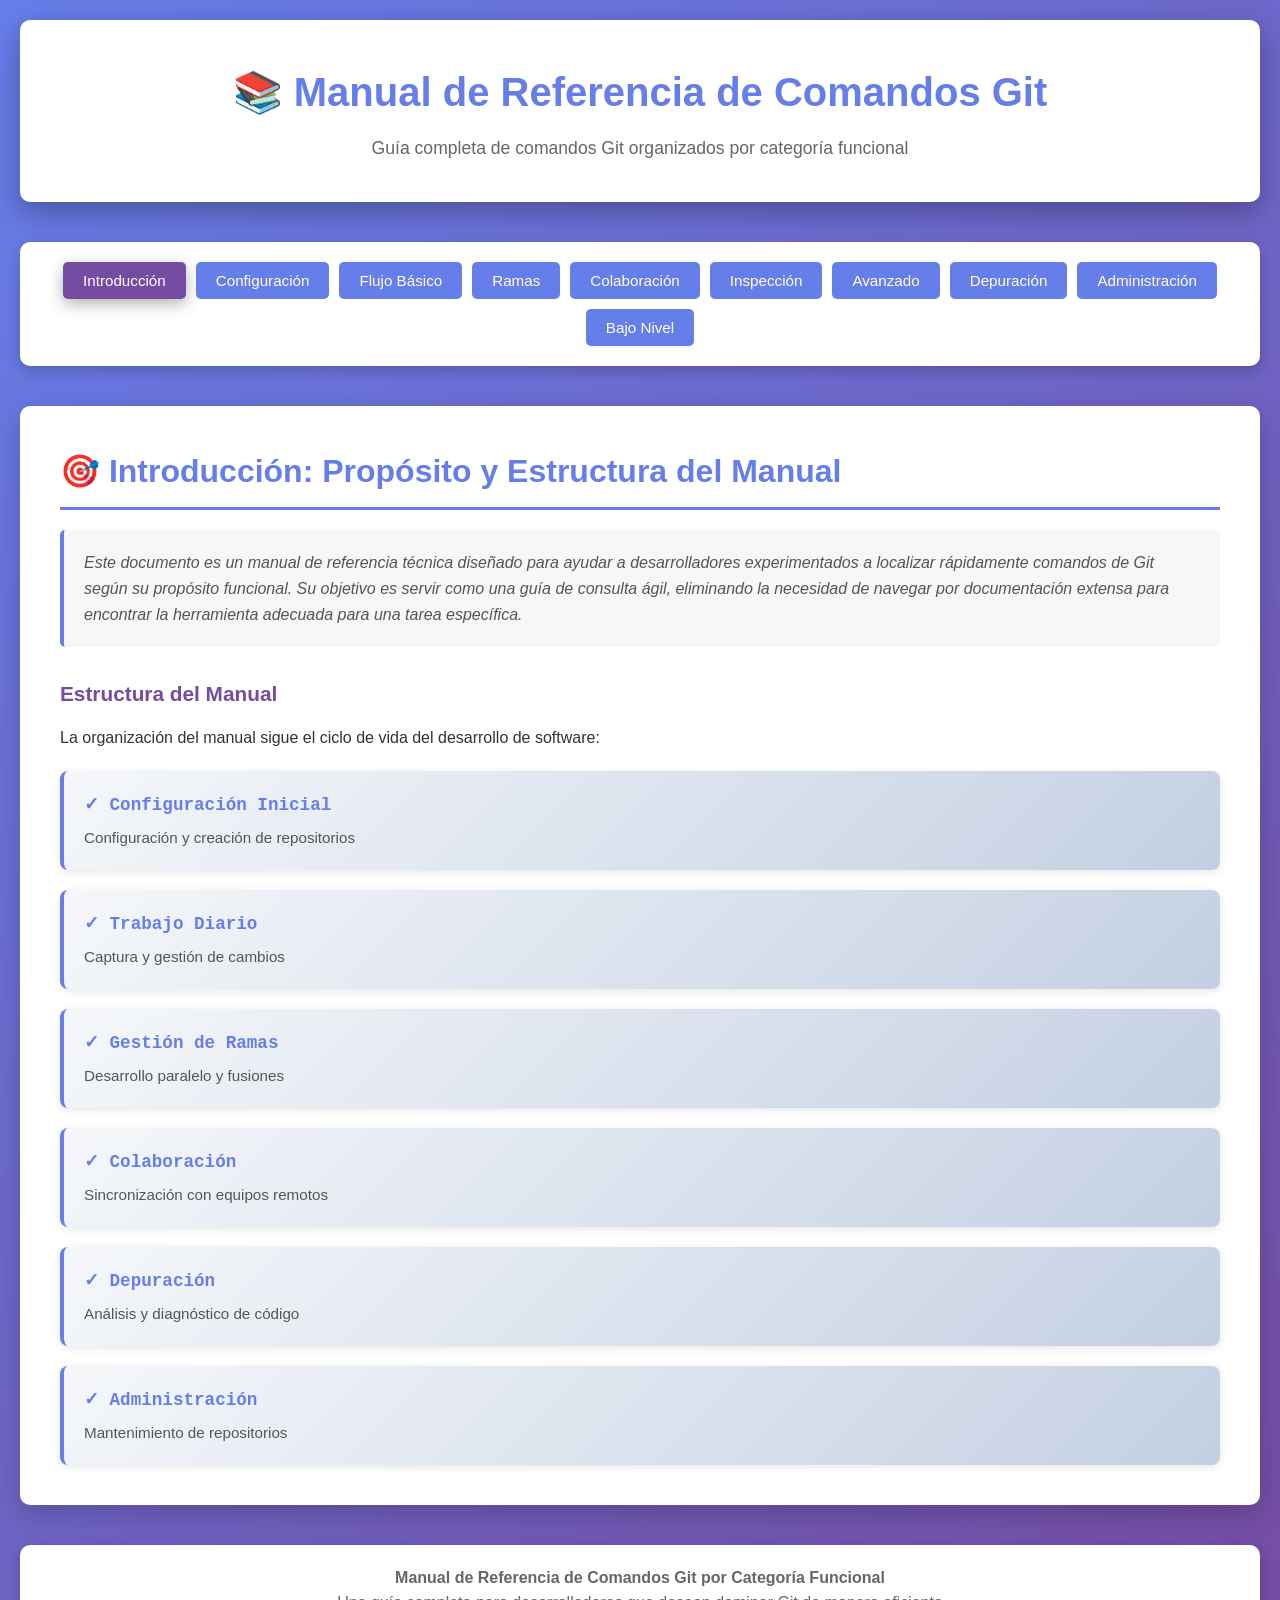
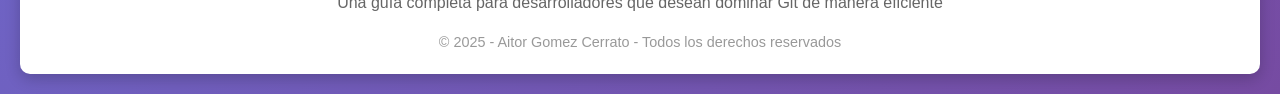
<file: index.html>
<!DOCTYPE html>
<html lang="es">
<head>
    <meta charset="UTF-8">
    <meta name="viewport" content="width=device-width, initial-scale=1.0">
    <title>Manual de Referencia de Comandos Git</title>
    <link rel="stylesheet" href="estilo.css">
</head>
<body>
    <div class="container">
        <header>
            <h1>📚 Manual de Referencia de Comandos Git</h1>
            <p>Guía completa de comandos Git organizados por categoría funcional</p>
        </header>

        <div class="nav-menu">
            <button class="nav-btn active" data-section="intro">Introducción</button>
            <button class="nav-btn" data-section="config">Configuración</button>
            <button class="nav-btn" data-section="workflow">Flujo Básico</button>
            <button class="nav-btn" data-section="branches">Ramas</button>
            <button class="nav-btn" data-section="collaboration">Colaboración</button>
            <button class="nav-btn" data-section="inspection">Inspección</button>
            <button class="nav-btn" data-section="advanced">Avanzado</button>
            <button class="nav-btn" data-section="debug">Depuración</button>
            <button class="nav-btn" data-section="admin">Administración</button>
            <button class="nav-btn" data-section="plumbing">Bajo Nivel</button>
        </div>

        <!-- Sección Introducción -->
        <div id="intro" class="section active">
            <h2>🎯 Introducción: Propósito y Estructura del Manual</h2>
            <div class="section-intro">
                Este documento es un manual de referencia técnica diseñado para ayudar a desarrolladores experimentados a localizar rápidamente comandos de Git según su propósito funcional. Su objetivo es servir como una guía de consulta ágil, eliminando la necesidad de navegar por documentación extensa para encontrar la herramienta adecuada para una tarea específica.
            </div>
            <h3>Estructura del Manual</h3>
            <p>La organización del manual sigue el ciclo de vida del desarrollo de software:</p>
            <div class="commands-grid" style="grid-template-columns: 1fr;">
                <div class="command-card">
                    <div class="command-name">✓ Configuración Inicial</div>
                    <div class="command-desc">Configuración y creación de repositorios</div>
                </div>
                <div class="command-card">
                    <div class="command-name">✓ Trabajo Diario</div>
                    <div class="command-desc">Captura y gestión de cambios</div>
                </div>
                <div class="command-card">
                    <div class="command-name">✓ Gestión de Ramas</div>
                    <div class="command-desc">Desarrollo paralelo y fusiones</div>
                </div>
                <div class="command-card">
                    <div class="command-name">✓ Colaboración</div>
                    <div class="command-desc">Sincronización con equipos remotos</div>
                </div>
                <div class="command-card">
                    <div class="command-name">✓ Depuración</div>
                    <div class="command-desc">Análisis y diagnóstico de código</div>
                </div>
                <div class="command-card">
                    <div class="command-name">✓ Administración</div>
                    <div class="command-desc">Mantenimiento de repositorios</div>
                </div>
            </div>
        </div>

        <!-- Sección Configuración -->
        <div id="config" class="section">
            <h2>⚙️ Configuración e Inicialización de Proyectos</h2>
            <div class="section-intro">
                La configuración inicial y la creación de repositorios son el primer paso fundamental en cualquier proyecto gestionado con Git. Un entorno correctamente configurado es crucial para la estabilidad y eficiencia del flujo de trabajo.
            </div>
            <div class="commands-grid">
                <div class="command-card">
                    <div class="command-name">git</div>
                    <div class="command-desc">El ejecutable principal del sistema Git; proporciona acceso a todo el conjunto de comandos.</div>
                </div>
                <div class="command-card">
                    <div class="command-name">git config</div>
                    <div class="command-desc">Gestiona y establece variables de configuración a nivel de sistema, global o local (repositorio).</div>
                </div>
                <div class="command-card">
                    <div class="command-name">git help</div>
                    <div class="command-desc">Muestra la documentación de ayuda para un comando específico de Git.</div>
                </div>
                <div class="command-card">
                    <div class="command-name">git bugreport</div>
                    <div class="command-desc">Recopila información del sistema y del entorno para facilitar la creación de informes de errores.</div>
                </div>
                <div class="command-card">
                    <div class="command-name">Credential helpers</div>
                    <div class="command-desc">Gestiona el almacenamiento seguro de credenciales (usuario/contraseña, tokens) para repositorios remotos.</div>
                </div>
                <div class="command-card">
                    <div class="command-name">git init</div>
                    <div class="command-desc">Crea un nuevo repositorio Git vacío en un directorio existente o en uno nuevo.</div>
                </div>
                <div class="command-card">
                    <div class="command-name">git clone</div>
                    <div class="command-desc">Crea una copia local de un repositorio remoto existente, incluyendo todo su historial de commits y ramas.</div>
                </div>
            </div>
        </div>

        <!-- Sección Flujo Básico -->
        <div id="workflow" class="section">
            <h2>📝 Flujo de Trabajo Básico: Captura de Cambios</h2>
            <div class="section-intro">
                Este conjunto de comandos constituye el núcleo del flujo de trabajo diario en Git. Estos comandos operan principalmente entre el directorio de trabajo, el área de preparación (staging area) y el historial del repositorio.
            </div>
            <div class="commands-grid">
                <div class="command-card">
                    <div class="command-name">git add</div>
                    <div class="command-desc">Añade los cambios de los archivos del directorio de trabajo al área de preparación para el próximo commit.</div>
                </div>
                <div class="command-card">
                    <div class="command-name">git status</div>
                    <div class="command-desc">Muestra el estado de los archivos en el directorio de trabajo y en el área de preparación.</div>
                </div>
                <div class="command-card">
                    <div class="command-name">git commit</div>
                    <div class="command-desc">Registra los cambios preparados (staged) como una nueva instantánea permanente en el historial del proyecto.</div>
                </div>
                <div class="command-card">
                    <div class="command-name">git notes</div>
                    <div class="command-desc">Permite añadir, eliminar o leer notas adjuntas a objetos de commit sin modificar el propio commit.</div>
                </div>
                <div class="command-card">
                    <div class="command-name">git restore</div>
                    <div class="command-desc">Restaura archivos del directorio de trabajo a un estado previo (desde el área de preparación o un commit).</div>
                </div>
                <div class="command-card">
                    <div class="command-name">git reset</div>
                    <div class="command-desc">Mueve el puntero HEAD a un commit especificado, con modos: --soft, --mixed, y --hard.</div>
                </div>
                <div class="command-card">
                    <div class="command-name">git rm</div>
                    <div class="command-desc">Elimina archivos tanto del directorio de trabajo como del área de preparación.</div>
                </div>
                <div class="command-card">
                    <div class="command-name">git mv</div>
                    <div class="command-desc">Mueve o renombra un archivo, directorio o enlace simbólico, actualizando el índice de Git.</div>
                </div>
            </div>
            <h3>Comandos Útiles Adicionales</h3>
            <div class="subsection">
                <h4 style="color: #667eea;">git log --oneline</h4>
                <p>Muestra el historial de commits de forma compacta. Cada línea muestra:</p>
                <ul style="margin-left: 20px; margin-top: 10px;">
                    <li><strong>Hash corto del commit</strong> (7 caracteres)</li>
                    <li><strong>Mensaje del commit</strong></li>
                    <li><strong>Referencias</strong> como HEAD, ramas, tags</li>
                </ul>
            </div>
            <div class="warning">
                <strong>⚠️ git clean:</strong> El comando <span class="highlight">git clean</span> elimina archivos no rastreados (untracked) del directorio de trabajo. ¡PRECAUCIÓN! Este comando elimina archivos permanentemente.
            </div>
        </div>

        <!-- Sección Ramas -->
        <div id="branches" class="section">
            <h2>🌿 Gestión de Ramas y Fusiones</h2>
            <div class="section-intro">
                El modelo de ramificación de Git es un pilar fundamental que permite el desarrollo paralelo, la experimentación segura y la integración controlada de funcionalidades. Los comandos de esta categoría son cruciales para que los equipos trabajen en diferentes características de forma aislada.
            </div>
            <div class="commands-grid">
                <div class="command-card">
                    <div class="command-name">git branch</div>
                    <div class="command-desc">Lista, crea o elimina ramas. Es el comando principal para la administración de las líneas de desarrollo.</div>
                </div>
                <div class="command-card">
                    <div class="command-name">git checkout</div>
                    <div class="command-desc">Comando de doble propósito para cambiar de rama y restaurar archivos. Ahora reemplazado por switch y restore.</div>
                </div>
                <div class="command-card">
                    <div class="command-name">git switch</div>
                    <div class="command-desc">Cambia a una rama especificada, facilitando la navegación entre líneas de desarrollo.</div>
                </div>
                <div class="command-card">
                    <div class="command-name">git merge</div>
                    <div class="command-desc">Fusiona el historial de una o más ramas en la rama actual. Es el método principal para integrar cambios.</div>
                </div>
                <div class="command-card">
                    <div class="command-name">git mergetool</div>
                    <div class="command-desc">Ejecuta herramientas de resolución de conflictos de fusión para ayudar a resolver diferencias complejas.</div>
                </div>
                <div class="command-card">
                    <div class="command-name">git stash</div>
                    <div class="command-desc">Almacena temporalmente los cambios no confirmados para cambiar de rama sin hacer un commit incompleto.</div>
                </div>
                <div class="command-card">
                    <div class="command-name">git tag</div>
                    <div class="command-desc">Crea, lista, elimina o verifica etiquetas firmadas con GPG, usadas para marcar puntos específicos en el historial (e.g., v1.0).</div>
                </div>
                <div class="command-card">
                    <div class="command-name">git worktree</div>
                    <div class="command-desc">Gestiona múltiples directorios de trabajo vinculados a un mismo repositorio, permitiendo trabajar en varias ramas simultáneamente.</div>
                </div>
            </div>
        </div>

        <!-- Sección Colaboración -->
        <div id="collaboration" class="section">
            <h2>🤝 Colaboración: Sincronización con Repositorios Remotos</h2>
            <div class="section-intro">
                La colaboración en equipos distribuidos es una de las fortalezas centrales de Git, y se fundamenta en la capacidad de sincronizar el trabajo entre diferentes repositorios. Los comandos de esta categoría son vitales para la interacción con servidores remotos.
            </div>
            <div class="commands-grid">
                <div class="command-card">
                    <div class="command-name">git fetch</div>
                    <div class="command-desc">Descarga objetos y referencias de otro repositorio, pero no integra los cambios en la rama local.</div>
                </div>
                <div class="command-card">
                    <div class="command-name">git pull</div>
                    <div class="command-desc">Obtiene los cambios de un repositorio remoto y los fusiona (merge) o rebasea (rebase) en la rama local actual.</div>
                </div>
                <div class="command-card">
                    <div class="command-name">git push</div>
                    <div class="command-desc">Sube los commits locales a un repositorio remoto, actualizando las referencias remotas.</div>
                </div>
                <div class="command-card">
                    <div class="command-name">git remote</div>
                    <div class="command-desc">Gestiona el conjunto de repositorios remotos cuyo seguimiento se está realizando (añadir, eliminar, renombrar).</div>
                </div>
                <div class="command-card">
                    <div class="command-name">git submodule</div>
                    <div class="command-desc">Permite gestionar repositorios externos como subdirectorios dentro de otro repositorio, útil para dependencias de proyectos.</div>
                </div>
            </div>
        </div>

        <!-- Sección Inspección -->
        <div id="inspection" class="section">
            <h2>🔍 Inspección y Comparación del Historial</h2>
            <div class="section-intro">
                La capacidad de inspeccionar el historial, comparar versiones y analizar la evolución de un proyecto es fundamental para entender su desarrollo, depurar regresiones y revisar contribuciones.
            </div>
            <div class="commands-grid">
                <div class="command-card">
                    <div class="command-name">git show</div>
                    <div class="command-desc">Muestra varios tipos de objetos de Git (commits, tags, árboles) de forma legible para el usuario.</div>
                </div>
                <div class="command-card">
                    <div class="command-name">git log</div>
                    <div class="command-desc">Muestra el historial de commits, comenzando desde el más reciente.</div>
                </div>
                <div class="command-card">
                    <div class="command-name">git diff</div>
                    <div class="command-desc">Muestra las diferencias entre commits, el área de preparación y el directorio de trabajo.</div>
                </div>
                <div class="command-card">
                    <div class="command-name">git difftool</div>
                    <div class="command-desc">Abre una herramienta de comparación gráfica para visualizar las diferencias mostradas por git diff.</div>
                </div>
                <div class="command-card">
                    <div class="command-name">git range-diff</div>
                    <div class="command-desc">Compara dos rangos de commits para identificar qué cambios son equivalentes y cuáles no.</div>
                </div>
                <div class="command-card">
                    <div class="command-name">git shortlog</div>
                    <div class="command-desc">Resume la salida de git log de una forma agrupada y concisa, ideal para notas de lanzamiento.</div>
                </div>
                <div class="command-card">
                    <div class="command-name">git describe</div>
                    <div class="command-desc">Genera una descripción legible y única para cualquier commit, basada en la etiqueta más cercana.</div>
                </div>
            </div>
        </div>

        <!-- Sección Avanzado -->
        <div id="advanced" class="section">
            <h2>⚡ Manipulación Avanzada de Commits y Aplicación de Parches</h2>
            <div class="section-intro">
                Esta categoría agrupa herramientas avanzadas para la manipulación precisa del historial y la gestión de cambios en forma de parches. Aunque potentes, deben usarse con precaución, especialmente en ramas compartidas, ya que pueden reescribir el historial del proyecto.
            </div>
            <div class="commands-grid">
                <div class="command-card">
                    <div class="command-name">git apply</div>
                    <div class="command-desc">Aplica un parche (patch) a los archivos y/o al área de preparación.</div>
                </div>
                <div class="command-card">
                    <div class="command-name">git cherry-pick</div>
                    <div class="command-desc">Aplica los cambios introducidos por commits existentes de otra rama en la rama actual.</div>
                </div>
                <div class="command-card">
                    <div class="command-name">git rebase</div>
                    <div class="command-desc">Re-aplica una serie de commits sobre una nueva base. Su modo interactivo (-i) es potente para reescribir el historial.</div>
                </div>
                <div class="command-card">
                    <div class="command-name">git revert</div>
                    <div class="command-desc">Crea un nuevo commit que revierte los cambios introducidos por uno o más commits anteriores.</div>
                </div>
            </div>
            <div class="warning">
                <strong>⚠️ Advertencia:</strong> Los comandos de reescritura de historial como <span class="highlight">git rebase</span> y <span class="highlight">git filter-branch</span> pueden causar problemas en ramas compartidas. Úsalos solo en ramas locales.
            </div>
        </div>

        <!-- Sección Depuración -->
        <div id="debug" class="section">
            <h2>🐛 Depuración y Diagnóstico de Código</h2>
            <div class="section-intro">
                Git no solo gestiona el historial de un proyecto, sino que también proporciona potentes utilidades para la depuración y el análisis de código. Estos comandos ayudan a identificar la introducción de errores en el historial, determinar la autoría de cada línea de código y realizar búsquedas de contenido.
            </div>
            <div class="commands-grid">
                <div class="command-card">
                    <div class="command-name">git bisect</div>
                    <div class="command-desc">Realiza una búsqueda binaria en el historial de commits para encontrar rápidamente el commit que introdujo un error.</div>
                </div>
                <div class="command-card">
                    <div class="command-name">git blame</div>
                    <div class="command-desc">Muestra qué revisión y autor modificaron por última vez cada línea de un archivo.</div>
                </div>
                <div class="command-card">
                    <div class="command-name">git grep</div>
                    <div class="command-desc">Realiza una búsqueda de patrones de texto en los archivos rastreados por Git, opcionalmente a través de todo el historial.</div>
                </div>
            </div>
        </div>

        <!-- Sección Administración -->
        <div id="admin" class="section">
            <h2>🛠️ Administración y Mantenimiento del Repositorio</h2>
            <div class="section-intro">
                La administración de un repositorio es clave para mantener su eficiencia, integridad y limpieza a lo largo del tiempo, especialmente en proyectos de larga duración con muchos colaboradores.
            </div>
            <div class="commands-grid">
                <div class="command-card">
                    <div class="command-name">git clean</div>
                    <div class="command-desc">Elimina archivos y directorios no rastreados del directorio de trabajo.</div>
                </div>
                <div class="command-card">
                    <div class="command-name">git gc</div>
                    <div class="command-desc">Ejecuta la recolección de basura (garbage collection), optimizando el repositorio y eliminando objetos innecesarios.</div>
                </div>
                <div class="command-card">
                    <div class="command-name">git fsck</div>
                    <div class="command-desc">Verifica la conectividad y validez de los objetos en la base de datos de Git.</div>
                </div>
                <div class="command-card">
                    <div class="command-name">git reflog</div>
                    <div class="command-desc">Gestiona el registro de referencias (reflog), que almacena el historial de las puntas de las ramas y de HEAD.</div>
                </div>
                <div class="command-card">
                    <div class="command-name">git filter-branch</div>
                    <div class="command-desc">Reescribe el historial. Se recomienda usar git-filter-repo como alternativa más segura y rápida.</div>
                </div>
                <div class="command-card">
                    <div class="command-name">git instaweb</div>
                    <div class="command-desc">Ejecuta instantáneamente un navegador web con una interfaz para el repositorio local.</div>
                </div>
                <div class="command-card">
                    <div class="command-name">git archive</div>
                    <div class="command-desc">Crea un archivo (e.g., zip, tar.gz) con el contenido de un árbol de commits específico.</div>
                </div>
                <div class="command-card">
                    <div class="command-name">git bundle</div>
                    <div class="command-desc">Empaqueta objetos y referencias en un archivo, útil para compartir repositorios sin conexión de red directa.</div>
                </div>
            </div>
        </div>

        <!-- Sección Bajo Nivel -->
        <div id="plumbing" class="section">
            <h2>🔧 Herramientas Avanzadas y de Bajo Nivel (Plumbing)</h2>
            <div class="section-intro">
                Esta categoría final comprende el conjunto de herramientas de bajo nivel de Git, conocidas como "plumbing", que realizan las tareas fundamentales sobre las que se construyen los comandos de alto nivel. Aunque no son de uso diario para la mayoría de los desarrolladores, son fundamentales para la creación de scripts y automatización de flujos de trabajo.
            </div>

            <h3>Comandos de Bajo Nivel (Plumbing)</h3>
            <div class="commands-grid">
                <div class="command-card">
                    <div class="command-name">git cat-file</div>
                    <div class="command-desc">Proporciona el tipo y contenido de los objetos en la base de datos de Git.</div>
                </div>
                <div class="command-card">
                    <div class="command-name">git check-ignore</div>
                    <div class="command-desc">Depura los archivos .gitignore para ver por qué una ruta está siendo ignorada.</div>
                </div>
                <div class="command-card">
                    <div class="command-name">git checkout-index</div>
                    <div class="command-desc">Copia archivos desde el índice al directorio de trabajo.</div>
                </div>
                <div class="command-card">
                    <div class="command-name">git commit-tree</div>
                    <div class="command-desc">Crea un nuevo objeto de commit a partir de un objeto de árbol (tree) dado.</div>
                </div>
                <div class="command-card">
                    <div class="command-name">git count-objects</div>
                    <div class="command-desc">Cuenta el número de objetos desempaquetados y su consumo de disco.</div>
                </div>
                <div class="command-card">
                    <div class="command-name">git diff-index</div>
                    <div class="command-desc">Compara un árbol con el directorio de trabajo o el índice.</div>
                </div>
                <div class="command-card">
                    <div class="command-name">git for-each-ref</div>
                    <div class="command-desc">Itera sobre todas las referencias y ejecuta un comando para cada una.</div>
                </div>
                <div class="command-card">
                    <div class="command-name">git hash-object</div>
                    <div class="command-desc">Calcula el ID de un objeto y opcionalmente lo escribe en la base de datos.</div>
                </div>
                <div class="command-card">
                    <div class="command-name">git ls-files</div>
                    <div class="command-desc">Muestra información sobre los archivos en el índice y en el directorio de trabajo.</div>
                </div>
                <div class="command-card">
                    <div class="command-name">git ls-tree</div>
                    <div class="command-desc">Lista el contenido de un objeto de árbol.</div>
                </div>
                <div class="command-card">
                    <div class="command-name">git merge-base</div>
                    <div class="command-desc">Encuentra el mejor ancestro común entre dos commits para usarlo en una fusión.</div>
                </div>
                <div class="command-card">
                    <div class="command-name">git read-tree</div>
                    <div class="command-desc">Lee la información de un árbol en el índice.</div>
                </div>
                <div class="command-card">
                    <div class="command-name">git rev-list</div>
                    <div class="command-desc">Lista los objetos de commit en orden cronológico inverso.</div>
                </div>
                <div class="command-card">
                    <div class="command-name">git rev-parse</div>
                    <div class="command-desc">Analiza y estandariza los parámetros de revisión.</div>
                </div>
                <div class="command-card">
                    <div class="command-name">git show-ref</div>
                    <div class="command-desc">Lista las referencias en un repositorio local.</div>
                </div>
                <div class="command-card">
                    <div class="command-name">git symbolic-ref</div>
                    <div class="command-desc">Lee, modifica y elimina referencias simbólicas como HEAD.</div>
                </div>
                <div class="command-card">
                    <div class="command-name">git update-index</div>
                    <div class="command-desc">Registra el contenido de archivos en el índice.</div>
                </div>
                <div class="command-card">
                    <div class="command-name">git update-ref</div>
                    <div class="command-desc">Actualiza de forma segura el objeto al que apunta una referencia.</div>
                </div>
                <div class="command-card">
                    <div class="command-name">git verify-pack</div>
                    <div class="command-desc">Valida los archivos de empaquetado (.pack).</div>
                </div>
                <div class="command-card">
                    <div class="command-name">git write-tree</div>
                    <div class="command-desc">Crea un objeto de árbol a partir del contenido del índice actual.</div>
                </div>
            </div>

            <h3>Integración con Correo Electrónico</h3>
            <div class="commands-grid">
                <div class="command-card">
                    <div class="command-name">git am</div>
                    <div class="command-desc">Aplica una serie de parches desde un buzón de correo.</div>
                </div>
                <div class="command-card">
                    <div class="command-name">git imap-send</div>
                    <div class="command-desc">Sube una colección de parches desde una entrada estándar a una carpeta IMAP.</div>
                </div>
                <div class="command-card">
                    <div class="command-name">git format-patch</div>
                    <div class="command-desc">Prepara una serie de commits para ser enviados como parches por correo electrónico.</div>
                </div>
                <div class="command-card">
                    <div class="command-name">git send-email</div>
                    <div class="command-desc">Envía una colección de parches por correo electrónico.</div>
                </div>
                <div class="command-card">
                    <div class="command-name">git request-pull</div>
                    <div class="command-desc">Genera un resumen de los cambios para solicitar su inclusión en otro repositorio.</div>
                </div>
            </div>

            <h3>Sistemas Externos e Integración</h3>
            <div class="commands-grid">
                <div class="command-card">
                    <div class="command-name">git svn</div>
                    <div class="command-desc">Opera como un cliente de Subversion para interactuar con repositorios SVN.</div>
                </div>
                <div class="command-card">
                    <div class="command-name">git fast-import</div>
                    <div class="command-desc">Importa datos de forma masiva desde otro sistema de control de versiones a Git.</div>
                </div>
            </div>

            <h3>Administración de Servidor</h3>
            <div class="commands-grid">
                <div class="command-card">
                    <div class="command-name">git daemon</div>
                    <div class="command-desc">Ejecuta un servidor Git simple para repositorios públicos sin autenticación.</div>
                </div>
                <div class="command-card">
                    <div class="command-name">git update-server-info</div>
                    <div class="command-desc">Actualiza archivos auxiliares necesarios para servir un repositorio a través de protocolos "dumb".</div>
                </div>
            </div>

            <div class="info-box">
                <strong>ℹ️ Nota:</strong> Los comandos de bajo nivel son herramientas poderosas para la automatización y scripting, pero requieren un profundo entendimiento de la arquitectura interna de Git. Úsalos con cuidado.
            </div>
        </div>

        <footer>
            <p><strong>Manual de Referencia de Comandos Git por Categoría Funcional</strong></p>
            <p>Una guía completa para desarrolladores que desean dominar Git de manera eficiente</p>
            <p style="margin-top: 15px; font-size: 0.9em; color: #999;">© 2025 - Aitor Gomez Cerrato - Todos los derechos reservados</p>
        </footer>
    </div>

    <script>
        // Funcionalidad de navegación
        const navButtons = document.querySelectorAll('.nav-btn');
        const sections = document.querySelectorAll('.section');

        navButtons.forEach(button => {
            button.addEventListener('click', () => {
                // Remover clase active de todos los botones
                navButtons.forEach(btn => btn.classList.remove('active'));
                // Remover clase active de todas las secciones
                sections.forEach(section => section.classList.remove('active'));

                // Añadir clase active al botón clickeado
                button.classList.add('active');

                // Mostrar la sección correspondiente
                const sectionId = button.getAttribute('data-section');
                const section = document.getElementById(sectionId);
                if (section) {
                    section.classList.add('active');
                }
            });
        });

        // Hacer scroll suave hacia la sección
        document.addEventListener('DOMContentLoaded', () => {
            const hash = window.location.hash.slice(1);
            if (hash) {
                const button = document.querySelector(`[data-section="${hash}"]`);
                if (button) {
                    button.click();
                }
            }
        });
    </script>
</body>
</html>
</file>
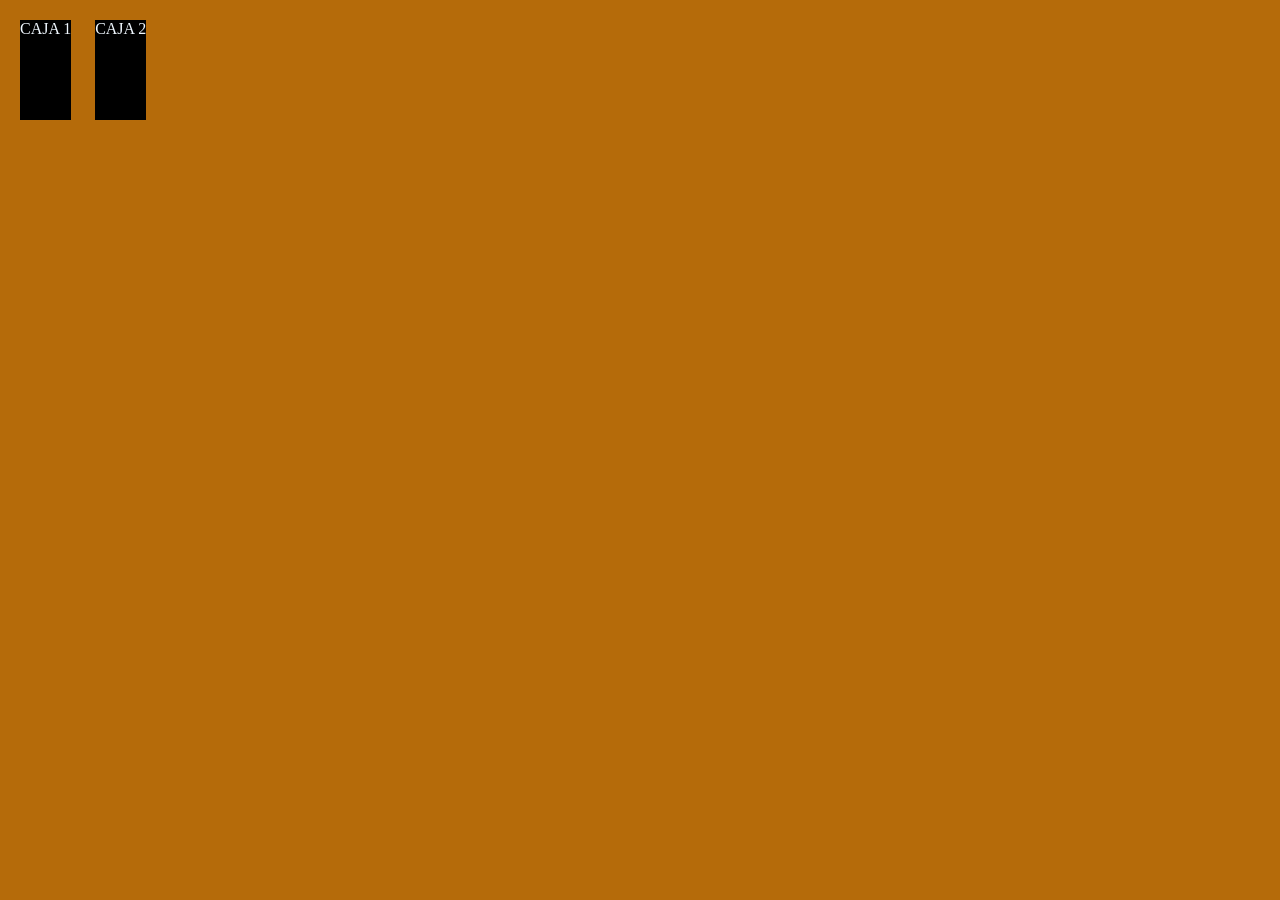
<file: Ramas/rama1.html>
<!DOCTYPE html>
<html lang="en">
    <head>
        <meta charset="UTF-8">
        <meta name="viewport" content="width=device-width, initial-scale=1.0">
        <title>PRUEBA</title>
        <link rel="stylesheet" href="estilo.css">
    </head>
    <body>
        <div>CAJA 1</div>
        <div>CAJA 2</div>
    </body>
</html>
</file>
<file: estilo.css>
* {
    margin: 0;
    padding: 0;
    box-sizing: border-box;
}

body {
    font-family: 'Segoe UI', Tahoma, Geneva, Verdana, sans-serif;
    background: linear-gradient(135deg, #667eea 0%, #764ba2 100%);
    color: #333;
    line-height: 1.6;
    min-height: 100vh;
    padding: 20px;
}

.container {
    max-width: 1400px;
    margin: 0 auto;
}

header {
    background: white;
    padding: 40px 20px;
    border-radius: 10px;
    box-shadow: 0 10px 30px rgba(0, 0, 0, 0.3);
    margin-bottom: 40px;
    text-align: center;
}

header h1 {
    color: #667eea;
    font-size: 2.5em;
    margin-bottom: 10px;
}

header p {
    color: #666;
    font-size: 1.1em;
}

.nav-menu {
    background: white;
    padding: 20px;
    border-radius: 10px;
    margin-bottom: 40px;
    box-shadow: 0 5px 15px rgba(0, 0, 0, 0.2);
    display: flex;
    flex-wrap: wrap;
    gap: 10px;
    justify-content: center;
}

.nav-menu button {
    padding: 10px 20px;
    border: none;
    background: #667eea;
    color: white;
    border-radius: 5px;
    cursor: pointer;
    font-size: 0.95em;
    transition: all 0.3s ease;
}

.nav-menu button:hover {
    background: #764ba2;
    transform: translateY(-2px);
    box-shadow: 0 5px 15px rgba(0, 0, 0, 0.2);
}

.nav-menu button.active {
    background: #764ba2;
    box-shadow: 0 5px 15px rgba(0, 0, 0, 0.3);
}

.section {
    background: white;
    padding: 40px;
    border-radius: 10px;
    box-shadow: 0 10px 30px rgba(0, 0, 0, 0.2);
    margin-bottom: 40px;
    display: none;
    animation: fadeIn 0.5s ease;
}

.section.active {
    display: block;
}

@keyframes fadeIn {
    from {
        opacity: 0;
        transform: translateY(20px);
    }
    to {
        opacity: 1;
        transform: translateY(0);
    }
}

h2 {
    color: #667eea;
    margin-bottom: 20px;
    font-size: 2em;
    border-bottom: 3px solid #667eea;
    padding-bottom: 10px;
}

h3 {
    color: #764ba2;
    margin-top: 25px;
    margin-bottom: 15px;
    font-size: 1.3em;
}

.section-intro {
    background: #f7f7f7;
    padding: 20px;
    border-left: 4px solid #667eea;
    margin-bottom: 30px;
    border-radius: 5px;
    font-style: italic;
    color: #555;
}

.commands-grid {
    display: grid;
    grid-template-columns: repeat(auto-fit, minmax(350px, 1fr));
    gap: 20px;
    margin-top: 20px;
}

.command-card {
    background: linear-gradient(135deg, #f5f7fa 0%, #c3cfe2 100%);
    padding: 20px;
    border-radius: 8px;
    border-left: 4px solid #667eea;
    transition: all 0.3s ease;
    box-shadow: 0 2px 8px rgba(0, 0, 0, 0.1);
}

.command-card:hover {
    transform: translateY(-5px);
    box-shadow: 0 8px 20px rgba(0, 0, 0, 0.15);
    border-left-color: #764ba2;
}

.command-name {
    font-weight: bold;
    color: #667eea;
    font-size: 1.1em;
    margin-bottom: 8px;
    font-family: 'Courier New', monospace;
}

.command-desc {
    color: #555;
    font-size: 0.95em;
    line-height: 1.5;
}

table {
    width: 100%;
    border-collapse: collapse;
    margin-top: 20px;
    background: white;
    border-radius: 8px;
    overflow: hidden;
    box-shadow: 0 2px 8px rgba(0, 0, 0, 0.1);
}

table th {
    background: #667eea;
    color: white;
    padding: 15px;
    text-align: left;
    font-weight: 600;
}

table td {
    padding: 15px;
    border-bottom: 1px solid #eee;
}

table tr:hover {
    background: #f9f9f9;
}

.highlight {
    background: #fff3cd;
    padding: 2px 6px;
    border-radius: 3px;
    font-weight: 500;
}

.warning {
    background: #f8d7da;
    border: 1px solid #f5c6cb;
    color: #721c24;
    padding: 15px;
    border-radius: 5px;
    margin: 20px 0;
}

.info-box {
    background: #d1ecf1;
    border: 1px solid #bee5eb;
    color: #0c5460;
    padding: 15px;
    border-radius: 5px;
    margin: 20px 0;
}

footer {
    background: white;
    padding: 20px;
    text-align: center;
    border-radius: 10px;
    box-shadow: 0 5px 15px rgba(0, 0, 0, 0.2);
    color: #666;
}

.search-box {
    margin-bottom: 30px;
}

.search-box input {
    width: 100%;
    padding: 12px;
    border: 2px solid #ddd;
    border-radius: 5px;
    font-size: 1em;
    transition: border-color 0.3s ease;
}

.search-box input:focus {
    outline: none;
    border-color: #667eea;
}

.subsection {
    margin-top: 30px;
    padding: 20px;
    background: #f9f9f9;
    border-radius: 8px;
}

@media (max-width: 768px) {
    header h1 {
        font-size: 1.8em;
    }

    .nav-menu {
        flex-direction: column;
    }

    .nav-menu button {
        width: 100%;
    }

    .commands-grid {
        grid-template-columns: 1fr;
    }

    .section {
        padding: 20px;
    }
}
</file>
<file: Ramas/estilo.css>
body{
    background-color: rgb(181, 107, 10);
    overflow: hidden;
}
body > div{
    float: left;
    background-color: black;
    height: 100px;
    color: aliceblue;
    margin: 12px;
}
</file>
